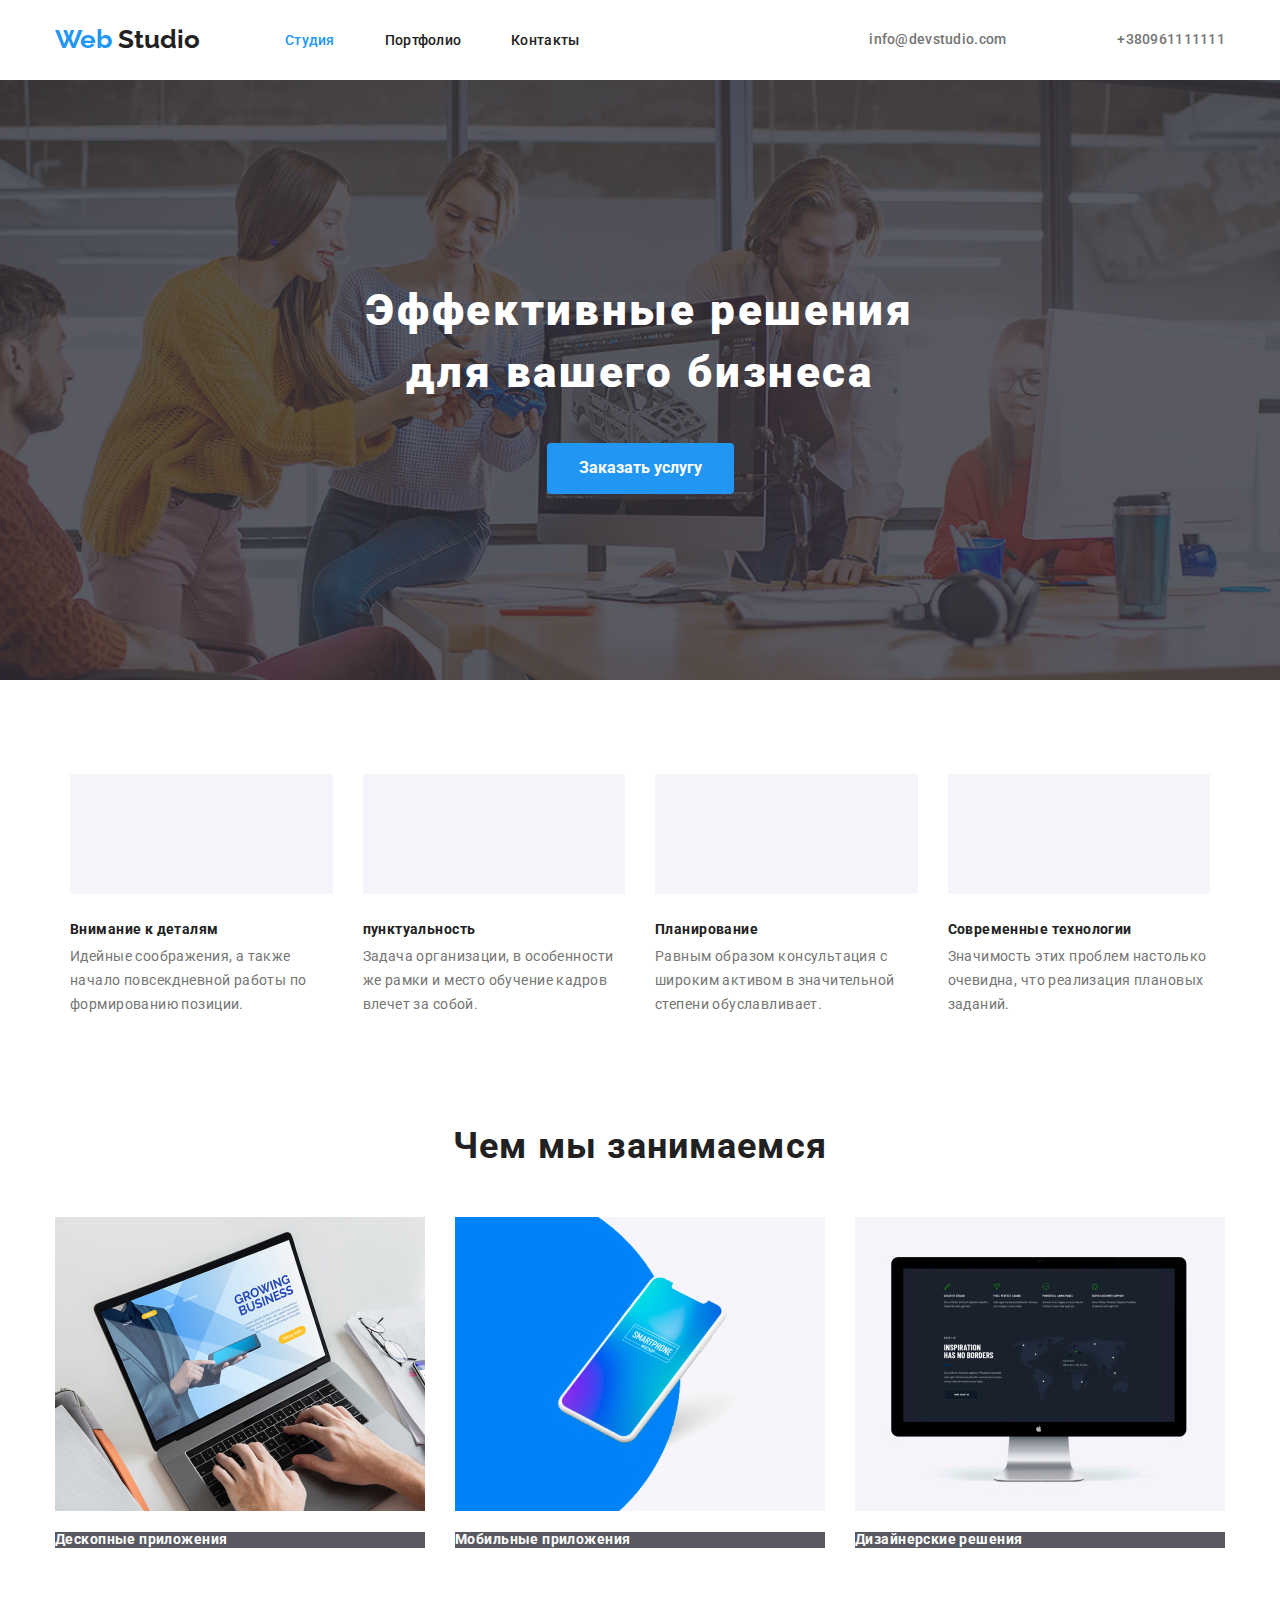
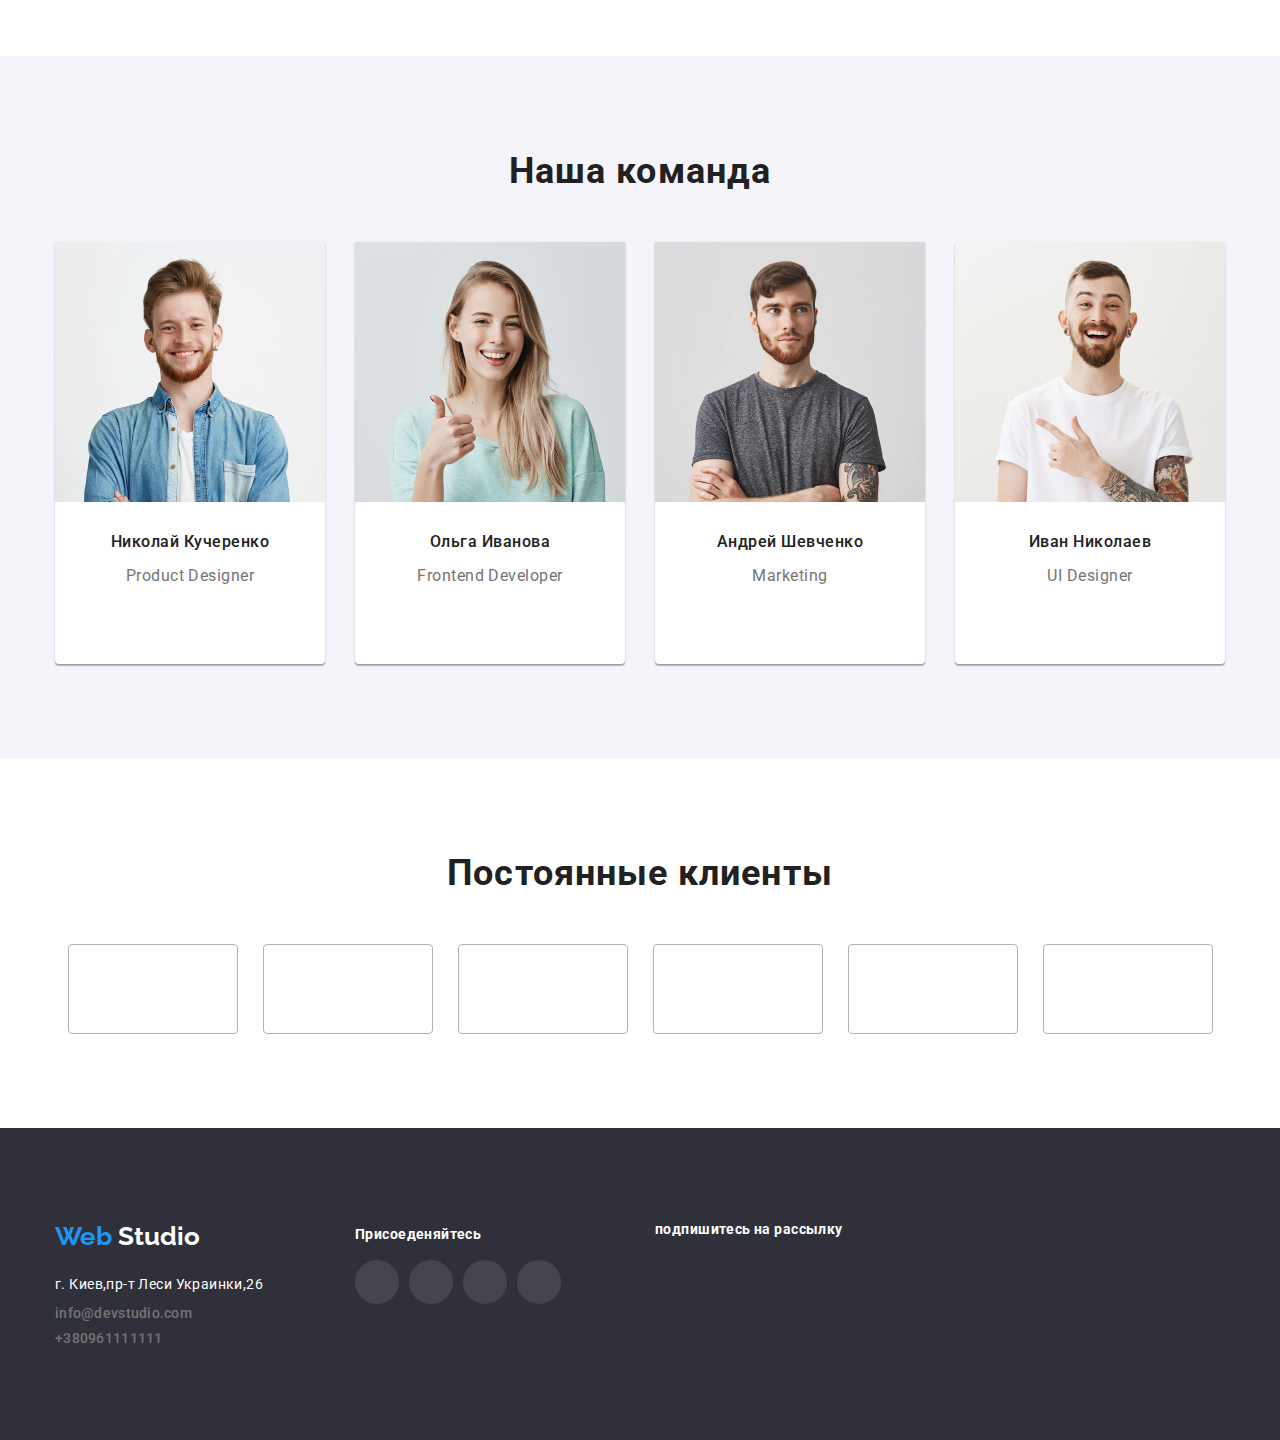
<file: index.html>
<!DOCTYPE html>
<html lang="ru">
  <head>
    <meta charset="UTF-8" />
    <meta name="viewport" content="width=device-width, initial-scale=1.0" />
    <link
      rel="stylesheet"
      href="https://cdnjs.cloudflare.com/ajax/libs/modern-normalize/0.7.0/modern-normalize.min.css"
    />
    <link rel="stylesheet" href="css/styles.css" />
    <title>Document</title>
    <link
      href="https://fonts.googleapis.com/css2?family=Raleway:wght@700&family=Roboto:wght@400;500;700;900&display=swap"
      rel="stylesheet"
    />
  </head>

  <body>
    <!--Шапка сайта-->
    <header >
      <div class="conteiner-center header web-container">
        
          <div>
            <nav class="header-nav">
              <a class="web-tittle" href="./index.html">
                <span class="web">Web</span> Studio</a
              >
              <ul class="nav-container list">
                <li class="nav-element">
                  <a href="./index.html" class="current link">Студия</a>
                </li>
                <li class="nav-element">
                  <a href="./portfolio.html" class="link">Портфолио</a>
                </li>
                <li class="nav-element">
                  <a href="" class="link">Контакты</a>
                </li>
              </ul>
            </nav>
          </div>
          <ul class="contacts-conteiner">
            <li class="mail-container">
              <a  href="mailto:info@devstudio.com" class="contact ">
                <svg class="e-mail" >
                  <use href="./img/sprite.svg#icon-e-mail"></use>
                </svg>
              info@devstudio.com</a
              >
            </li>
            <li>
              <a href="tel:+380961111111" class="contact nav-element" >
              <svg class="e-mail">
                <use href="./img/sprite.svg#icon-kontakt"></use>
              </svg>
                +380961111111</a
              >
            </li>
          </ul>
        
      </div>
    </header>
    <main>
      <!--эфективные решения-->
      <section class=" background-hero">
         <div class="section-efect conteiner-center">
            <h1 class="hero-titlle">
            Эффективные решения <br />
            для вашего бизнеса
          </h1>
          <div class="caption">
            <a class="hero-button" href="">Заказать услугу</a>
          </div>
        </div>
      </section>
      <!--причины-->
      <section class="conteiner-center">
        <h2 class="invisibility">причины</h2>
        
          <ul class="reasons-iteam">
            <li class="reasons-element">
              <div class="reasons-background">
                <div class="reasons-svg">
                  <svg class="sputnik" width="65" height="70">
                    <use href="./img/sprite.svg#icon-antenna"></use>
                  </svg>
                </div>
              </div>
              <h3 class="element">Внимание к деталям</h3>
              <p class="text">
                Идейные соображения, а также начало повсекдневной работы по
                формированию позиции.
              </p>
            </li>
            <li class="reasons-element">
              <div class="reasons-background">
                <div class="reasons-svg">
                  <svg class="clock" width="67" height="70">
                    <use href="./img/sprite.svg#icon-clock"></use>
                  </svg>
                </div>
              </div>
              <h3 class="element">пунктуальность</h3>
              <p class="text">
                Задача организации, в особенности же рамки и место обучение
                кадров влечет за собой.
              </p>
            </li>
            <li class="reasons-element">
              <div class="reasons-background">
                <div class="reasons-svg">
                  <svg class="diagram" width="70" height="54">
                    <use href="./img/sprite.svg#icon-diagram"></use>
                  </svg>
                </div>
              </div>
              <h3 class="element">Планирование</h3>
              <p class="text">
                Равным образом консультация с широким активом в значительной
                степени обуславливает.
              </p>
            </li>
            <li class="reasons-element">
              <div class="reasons-background">
                <div class="reasons-svg">
                  <svg class="astronaut" width="55" height="60">
                    <use href="./img/sprite.svg#icon-astronaut"></use>
                  </svg>
                </div>
              </div>
              <h3 class="element">Современные технологии</h3>
              <p class="text">
                Значимость этих проблем настолько очевидна, что реализация
                плановых заданий.
              </p>
            </li>
          </ul>
        
      </section>
      <!--чем мы занимаемся-->
      <section class="section conteiner-center">
        
        <h2 class="section-titlle">Чем мы занимаемся</h2>
        <div >
          <ul class="employtment">
            
            <div class="employtment-conteiner"><li>
              <img
                class="pictures-svg"
                src="./img/comp-one.jpg"
                alt="дескопные приложения"
                width="370"
              />
              <p class="title">Дескопные приложения</p>
            </li>
            </div>
            <div class="employtment-conteiner">
            <li>
              <img
                class="pictures-svg"
                src="./img/tel.jpg"
                alt="мобильные приложения"
                width="370"
              />
              <p class="title">Мобильные приложения</p>
            </li>
            </div>
           <div class="employtment-conteiner">
            <li>
              <img
                class="pictures-svg"
                src="./img/comp-two.jpg"
                alt="дизайнерские решения"
                width="370"
              />
              <p class="title">Дизайнерские решения</p>
            </li>
           </div>
       </div>
      </ul>
      </section>
      <!--наща команда-->
      <section class="background">
        <div class="section conteiner-center">
          
        <h2 class="section-titlle">Наша команда</h2>
        <div class="our-team ">
        <ul class="our-container">
          
          <li class="our-content">
              <div class="our-element" >
            <img src="./img/nikolai.jpg" alt="nikolai" width="270" />
            <h3 class="contents">Николай Кучеренко</h3>
            <p class="text-contents">Product Designer</p>
             </div>
            <ul class="social">
              <li class="social-element"><a href="" class="social-links">
                  <svg class="social-icon" width="20" height="20">
                    <use href="./img/sprite.svg#icon-instagram"></use>
                  </svg>
                </a></li>
              <li class="social-element"><a href="" class="social-links">
                  <svg class="social-icon" width="20" height="20">
                    <use href="./img/sprite.svg#icon-facebook"></use>
                  </svg>
                </a></li>
              <li class="social-element"><a href="" class="social-links">
                  <svg class="social-icon" width="20" height="20">
                    <use href="./img/sprite.svg#icon-twitter"></use>
                  </svg>
                </a></li>
              <li class="social-element"><a href="" class="social-links">
                  <svg class="social-icon" width="20" height="20">
                    <use href="./img/sprite.svg#icon-linkedin"></use>
                  </svg>
                </a></li>
            </ul>
          </li>     
          <li class="our-content">
            <div class="our-element">
            <img src="./img/olga.jpg" alt="olga" width="270" />
            <h3 class="contents">Ольга Иванова</h3>
            <p class="text-contents">Frontend Developer</p>
            </div>
            <ul class="social">
              <li class="social-element"><a href="" class="social-links">
                  <svg class="social-icon" width="20" height="20">
                    <use href="./img/sprite.svg#icon-instagram"></use>
                  </svg>
                </a></li>
              <li class="social-element"><a href="" class="social-links">
                  <svg class="social-icon" width="20" height="20">
                    <use href="./img/sprite.svg#icon-facebook"></use>
                  </svg>
                </a></li>
              <li class="social-element"><a href="" class="social-links">
                  <svg class="social-icon" width="20" height="20">
                    <use href="./img/sprite.svg#icon-twitter"></use>
                  </svg>
                </a></li>
              <li class="social-element"><a href="" class="social-links">
                  <svg class="social-icon" width="20" height="20">
                    <use href="./img/sprite.svg#icon-linkedin"></use>
                  </svg>
                </a></li>
            </ul>
          </li>
          <li class="our-content">
            <div class="our-element">
            <img src="./img/andrei.jpg" alt="andrei" width="270" />
            <h3 class="contents">Андрей Шевченко</h3>
            <p class="text-contents">Marketing</p>
            </div>
            <ul class="social">
              <li class="social-element"><a href="" class="social-links">
                  <svg class="social-icon" width="20" height="20">
                    <use href="./img/sprite.svg#icon-instagram"></use>
                  </svg>
                </a></li>
              <li class="social-element"><a href="" class="social-links">
                  <svg class="social-icon" width="20" height="20">
                    <use href="./img/sprite.svg#icon-facebook"></use>
                  </svg>
                </a></li>
              <li class="social-element"><a href="" class="social-links">
                  <svg class="social-icon" width="20" height="20">
                    <use href="./img/sprite.svg#icon-twitter"></use>
                  </svg>
                </a></li>
              <li class="social-element"><a href="" class="social-links">
                  <svg class="social-icon" width="20" height="20">
                    <use href="./img/sprite.svg#icon-linkedin"></use>
                  </svg>
                </a></li>
            </ul>
          </li>
          <li class="our-content">
            <div class="our-element">
            <img src="./img/ivan.jpg" alt="ivan" width="270" />
            <h3 class="contents">Иван Николаев</h3>
            <p class="text-contents">UI Designer</p>
            </div>
            <ul class="social">
              <li class="social-element"><a href="" class="social-links">
                  <svg class="social-icon" width="20" height="20">
                    <use href="./img/sprite.svg#icon-instagram"></use>
                  </svg>
              </a></li>
              <li class="social-element"><a href="" class="social-links">
                  <svg class="social-icon" width="20" height="20">
                    <use href="./img/sprite.svg#icon-facebook"></use>
                  </svg>
              </a></li>
              <li class="social-element"><a href="" class="social-links">
                  <svg class="social-icon" width="20" height="20">
                    <use href="./img/sprite.svg#icon-twitter"></use>
                  </svg>
              </a></li>
              <li class="social-element"><a href="" class="social-links" >
                  <svg class="social-icon" width="20" height="20">
                    <use href="./img/sprite.svg#icon-linkedin"></use>
                  </svg>
              </a></li>
            </ul>
          </li>
        </ul>
        </div>
        </div>
      </section>
      <!--постоянные клиенты-->
      <section class="">
        <div class="conteiner-center section">
        <h2 class="section-titlle">Постоянные клиенты</h2>
       <div>
        <ul class="client-container">
          <li class="client-box">
            <a href="" class="client-card">
             <svg class="client" width="44" height="49">
              <use href="./img/sprite.svg#icon-logo-1"></use>
             </svg>
            </a>
          </li>
          <li class="client-box">
            <a href="" class="client-card">
            <svg class="client" width="40" height="52">
              <use href="./img/sprite.svg#icon-logo-2"></use>
            </svg>
            </a>
          </li>
          <li class="client-box">
            <a href="" class="client-card">
            <svg class="client" width="41" height="42">
              <use href="./img/sprite.svg#icon-logo-3"></use>
            </svg>
            </a>
          </li>
          <li class="client-box">
            <a href="" class="client-card">
            <svg class="client" width="79" height="42">
              <use href="./img/sprite.svg#icon-logo-4"></use>
            </svg>
            </a>
          </li>
          <li class="client-box">
            <a href="" class="client-card">
            <svg class="client" width="59" height="47">
              <use href="./img/sprite.svg#icon-logo-5"></use>
            </svg>
            </a>
          </li>
          <li class="client-box">
            <a href="" class="client-card">
            <svg class="client" width="88" height="45">
              <use href="./img/sprite.svg#icon-logo-6"></use>
            </svg>
            </a>
          </li>
        </ul>
        </div>
        </div>
      </section>
    </main>
    <!--подвал страницы-->
    <footer class="footer">
      <div class="conteiner-center footer-container">
      <div class="footer-content">
        <a class="web-tittle" href="./index.html">
        <span class="web">Web</span>
        <span class="web-studio">Studio</span></a>
       <div class="footer-adress"><address> 
         <span class="adress">
        г. Киев,пр-т Леси Украинки,26
         </span>
      </address>
      </div>
      <ul class="footer-contacts">
        <li class="footer-element">
          <a href="mailto:info@devstudio.com" class="mail-footer">info@devstudio.com</a>
        </li>
        <li class="footer-element">
          <a href="tel:+380961111111" class="contact-footer">+380961111111</a>
      </ul>
      </div>
      <div class="footer-join">
      <b class="join">Присоеденяйтесь</p>
      <ul class="social-footer">
        <li class="join-element"><a href="">
            <svg class="footer-icon" width="20" height="20">
              <use href="./img/sprite.svg#icon-instagram"></use>
            </svg>
          </a></li>
        <li class="join-element"><a href="">
            <svg class="footer-icon" width="20" height="20">
              <use href="./img/sprite.svg#icon-twitter"></use>
            </svg>
          </a></li>
        <li class="join-element"><a href="">
            <svg class="footer-icon" width="20" height="20">
              <use  href="./img/sprite.svg#icon-facebook"></use>
            </svg>
          </a></li>
        <li class="join-element"><a href="">
            <svg class="footer-icon" width="20" height="20">
              <use href="./img/sprite.svg#icon-linkedin"></use>
            </svg>
          </a></li>
      </ul>
      </div>
      <div class="footer-sign">
        <span> подпишитесь на рассылку</span>
      </div>
      </div>
    </footer>
  </body>
</html>
</file>
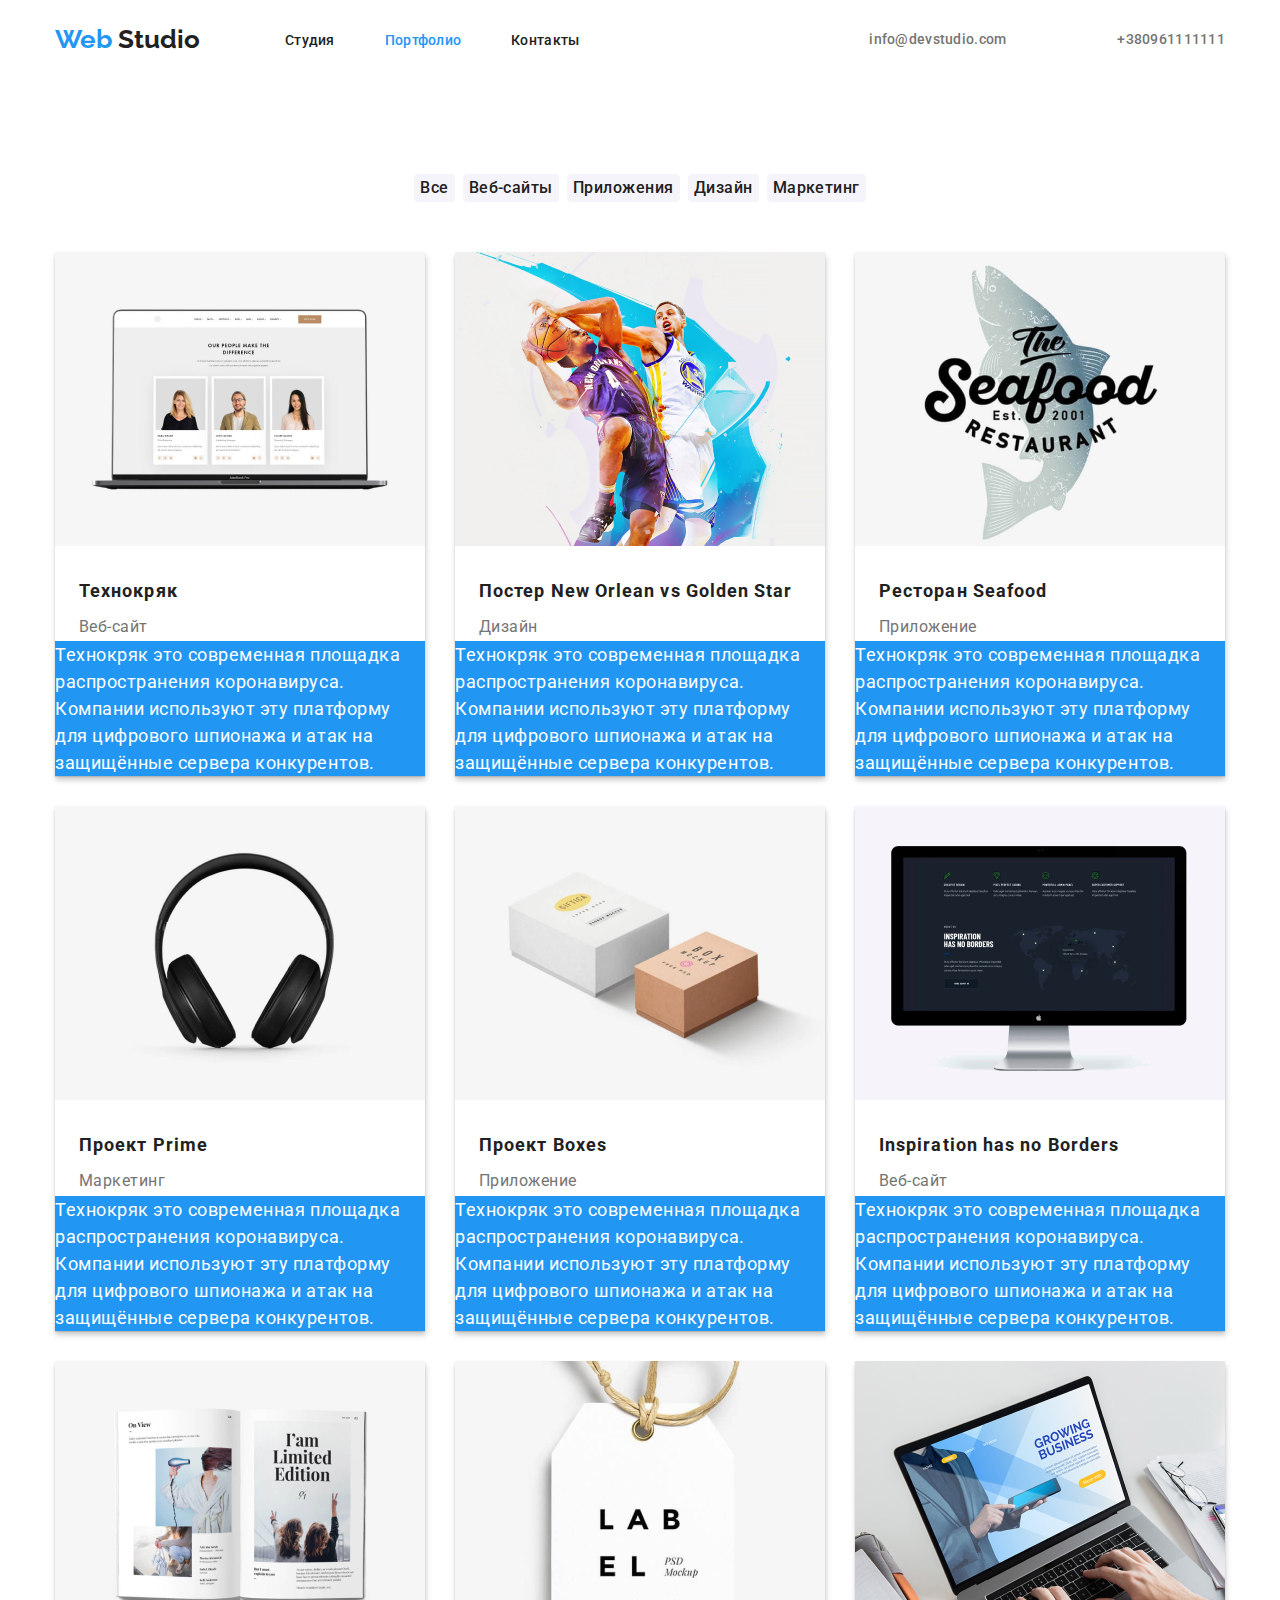
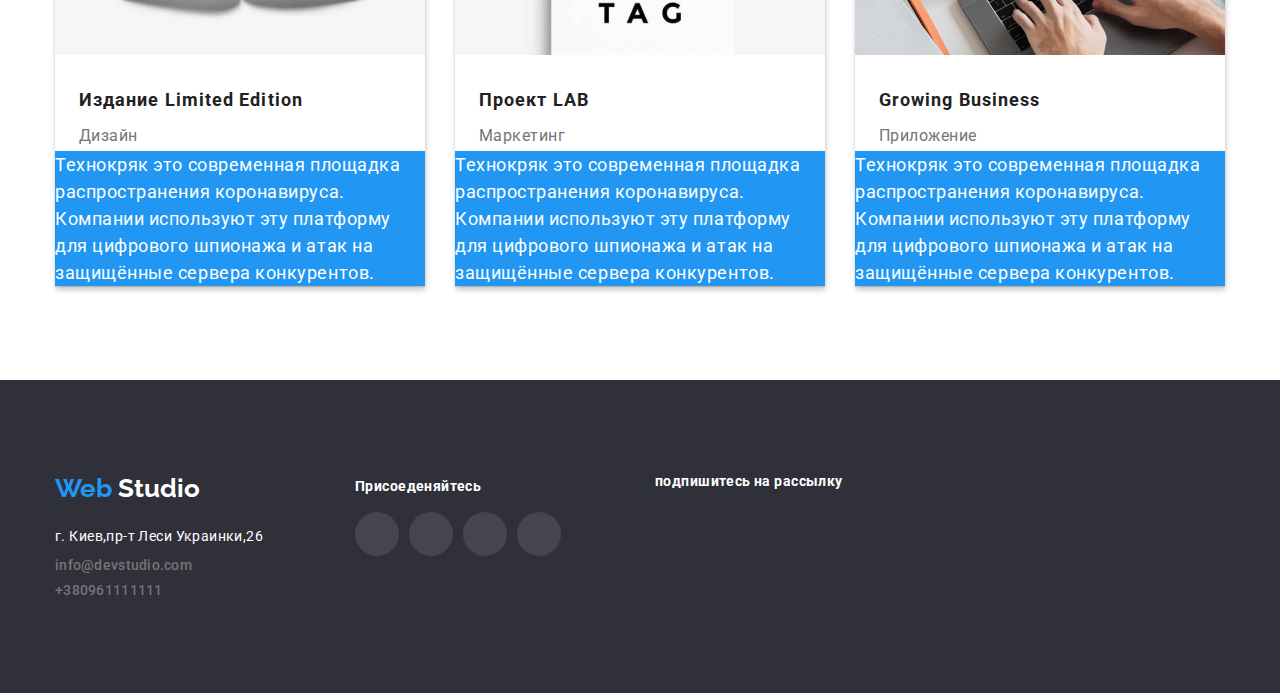
<file: portfolio.html>
<!DOCTYPE html>
<html lang="ru">
  <head>
    <meta charset="UTF-8" />
    <meta name="viewport" content="width=device-width, initial-scale=1.0" />
    <link
      rel="stylesheet"
      href="https://cdnjs.cloudflare.com/ajax/libs/modern-normalize/0.7.0/modern-normalize.min.css"
    />
    <link rel="stylesheet" href="css/styles.css" />
    <title>Document</title>
    <link
      href="https://fonts.googleapis.com/css2?family=Raleway:wght@700&family=Roboto:wght@400;500;700;900&display=swap"
      rel="stylesheet"
    />
  </head>
  <body>
    <!--Шапка сайта-->
    <header>
    <div class="conteiner-center header web-container">
    
      <div>
        <nav class="header-nav">
          <a class="web-tittle" href="./index.html">
            <span class="web">Web</span> Studio</a>
          <ul class="nav-container list">
            <li class="nav-element">
              <a href="./index.html" class="link ">Студия</a>
            </li>
            <li class="nav-element">
              <a href="./portfolio.html" class="link current">Портфолио</a>
            </li>
            <li class="nav-element">
              <a href="" class="link">Контакты</a>
            </li>
          </ul>
        </nav>
      </div>
      <ul class="contacts-conteiner">
        <li class="mail-container">
          <a href="mailto:info@devstudio.com" class="contact ">
            <svg class="e-mail">
              <use href="./img/sprite.svg#icon-e-mail"></use>
            </svg>
            info@devstudio.com</a>
        </li>
        <li>
          <a href="tel:+380961111111" class="contact nav-element">
            <svg class="e-mail">
              <use href="./img/sprite.svg#icon-kontakt"></use>
            </svg>
            +380961111111</a>
        </li>
      </ul>
    
    </div>
    </header>
    <main>
      <!--портфолио-->
      <section class="">
        <div class="button-container conteiner-center">
          <h1 class="invisibility">портфолио</h1>
          <ul class="button-team">
            <li class="button">
              <button type="button" class="background-button">Все</button>
            </li>
            <li class="button">
              <button type="button" class="background-button">Веб-сайты</button>
            </li>
            <li class="button">
              <button type="button" class="background-button">
                Приложения
              </button>
            </li>
            <li class="button">
              <button type="button" class="background-button">Дизайн</button>
            </li>
            <li class="button">
              <button class="background-button" type="button">Маркетинг</button>
            </li>
          </ul>
        </div>
        <div class="conteiner-center portfolio-box">
          <ul class="portfolio-content">
            <li class="portfolio-card">
              <a class="portfolio-conteiner" href=""></a>
                <img src="./img/portfolio/one.jpg" alt="" width="370" height="294" />
                <h2 class="portfolio-tittle">Технокряк</h2>
                <p class="portfolio-element">Веб-сайт</p>
                <p class="portfolio-text">
                  Технокряк это современная площадка распространения
                  коронавируса. Компании используют эту платформу для цифрового
                  шпионажа и атак на защищённые сервера конкурентов.
                </p>
              </a>
            </li>
            <li class="portfolio-card">
              <a class="portfolio-conteiner" href=""
                ><img src="./img/portfolio/two.jpg" alt="" />
                <h2 class="portfolio-tittle">
                  Постер New Orlean vs Golden Star
                </h2>
                <p class="portfolio-element">Дизайн</p>
                <p class="portfolio-text">
                  Технокряк это современная площадка распространения
                  коронавируса. Компании используют эту платформу для цифрового
                  шпионажа и атак на защищённые сервера конкурентов.
                </p>
              </a>
            </li>
            <li class="portfolio-card">
              <a class="portfolio-conteiner" href=""
                ><img src="./img/portfolio/three.jpg" alt="" />
                <h2 class="portfolio-tittle">Ресторан Seafood</h2>
                <p class="portfolio-element">Приложение</p>
                <p class="portfolio-text">
                  Технокряк это современная площадка распространения
                  коронавируса. Компании используют эту платформу для цифрового
                  шпионажа и атак на защищённые сервера конкурентов.
                </p>
              </a>
            </li>
            <li class="portfolio-card">
              <a class="portfolio-conteiner" href=""
                ><img src="./img/portfolio/four.jpg" alt="" />
                <h2 class="portfolio-tittle">Проект Prime</h2>
                <p class="portfolio-element">Маркетинг</p>
                <p class="portfolio-text">
                  Технокряк это современная площадка распространения
                  коронавируса. Компании используют эту платформу для цифрового
                  шпионажа и атак на защищённые сервера конкурентов.
                </p>
              </a>
            </li>
            <li class="portfolio-card">
              <a class="portfolio-conteiner" href=""
                ><img src="./img/portfolio/five.jpg" alt="" />
                <h2 class="portfolio-tittle">Проект Boxes</h2>
                <p class="portfolio-element">Приложение</p>
                <p class="portfolio-text">
                  Технокряк это современная площадка распространения
                  коронавируса. Компании используют эту платформу для цифрового
                  шпионажа и атак на защищённые сервера конкурентов.
                </p>
              </a>
            </li>
            <li class="portfolio-card">
              <a class="portfolio-conteiner" href=""
                ><img src="./img/portfolio/six.jpg" alt="" />
                <h2 class="portfolio-tittle">Inspiration has no Borders</h2>
                <p class="portfolio-element">Веб-сайт</p>
                <p class="portfolio-text">
                  Технокряк это современная площадка распространения
                  коронавируса. Компании используют эту платформу для цифрового
                  шпионажа и атак на защищённые сервера конкурентов.
                </p>
              </a>
            </li>
            <li class="portfolio-card">
              <a class="portfolio-conteiner" href=""
                ><img src="./img/portfolio/seven.jpg" alt="" />
                <h2 class="portfolio-tittle">Издание Limited Edition</h2>
                <p class="portfolio-element">Дизайн</p>
                <p class="portfolio-text">
                  Технокряк это современная площадка распространения
                  коронавируса. Компании используют эту платформу для цифрового
                  шпионажа и атак на защищённые сервера конкурентов.
                </p>
              </a>
            </li>
            <li class="portfolio-card">
              <a class="portfolio-conteiner" href=""
                ><img src="./img/portfolio/eight.jpg" alt="" />
                <h2 class="portfolio-tittle">Проект LAB</h2>
                <p class="portfolio-element">Маркетинг</p>
                <p class="portfolio-text">
                  Технокряк это современная площадка распространения
                  коронавируса. Компании используют эту платформу для цифрового
                  шпионажа и атак на защищённые сервера конкурентов.
                </p>
              </a>
            </li>
            <li class="portfolio-card">
              <a class="portfolio-conteiner" href=""
                ><img src="./img/portfolio/nine.jpg" alt="" />
                <h2 class="portfolio-tittle">Growing Business</h2>
                <p class="portfolio-element">Приложение</p>
                <p class="portfolio-text">
                  Технокряк это современная площадка распространения
                  коронавируса. Компании используют эту платформу для цифрового
                  шпионажа и атак на защищённые сервера конкурентов.
                </p>
              </a>
            </li>
          </ul>
        </div>
      </section>
    </main>
    <!--подвал страницы-->
    <footer class="footer">
      <div class="conteiner-center footer-container">
        <div class="footer-content">
          <a class="web-tittle" href="./index.html">
            <span class="web">Web</span>
            <span class="web-studio">Studio</span></a>
          <div class="footer-adress">
            <address>
              <span class="adress">
                г. Киев,пр-т Леси Украинки,26
              </span>
            </address>
          </div>
          <ul class="footer-contacts">
            <li class="footer-element">
              <a href="mailto:info@devstudio.com" class="mail-footer">info@devstudio.com</a>
            </li>
            <li class="footer-element">
              <a href="tel:+380961111111" class="contact-footer">+380961111111</a>
          </ul>
        </div>
        <div class="footer-join">
          <b class="join">Присоеденяйтесь</p>
            <ul class="social-footer">
              <li class="join-element"><a href="">
                  <svg class="footer-icon" width="20" height="20">
                    <use href="./img/sprite.svg#icon-instagram"></use>
                  </svg>
                </a></li>
              <li class="join-element"><a href="">
                  <svg class="footer-icon" width="20" height="20">
                    <use href="./img/sprite.svg#icon-twitter"></use>
                  </svg>
                </a></li>
              <li class="join-element"><a href="">
                  <svg class="footer-icon" width="20" height="20">
                    <use href="./img/sprite.svg#icon-facebook"></use>
                  </svg>
                </a></li>
              <li class="join-element"><a href="">
                  <svg class="footer-icon" width="20" height="20">
                    <use href="./img/sprite.svg#icon-linkedin"></use>
                  </svg>
                </a></li>
            </ul>
        </div>
        <div class="footer-sign">
          <span> подпишитесь на рассылку</span>
        </div>
      </div>
    </footer>
  </body>
</html>
</file>
<file: css/styles.css>
/* цвет фона #FFFFFF; */
/* основной цвет текста #757575;*/
/* цвет заголовков #212121; */
/* цвет при наведении #2196F3; */
/* цвет текста на банере #FFFFFF; */
/* цвет иконок #AFB1B8; */
/* цвет кнопок в портфолио #F5F4FA;*/
:root {
  --primary-text-color: #757575;
  --title-color: #212121;
  --hover-color: #2196f3;
  --background-button: #f5f4fa;
  --background-color: #ffffff;
  --background-hero: rgba(47, 48, 58, 0.8);
  --icon: #afb1b8;
}

html {
  box-sizing: border-box;
}

*,
*::before,
*::after {
  box-sizing: inherit;
}

body {
  background-color: var(--background-color);
  color: var(--primary-text-color);
  font-family: Roboto;
  font-size: 14px;
  line-height: 24px;
}

ul {
  list-style: none;
  margin-top: 0;
  margin-bottom: 0;
}
/* шапка сайта */
.background {
  background-color: var(--background-button);
}
.conteiner-center {
  width: 1200px;
  padding-left: 15px;
  padding-right: 15px;
  margin-right: auto;
  margin-left: auto;
  margin-top: 0;
  margin-bottom: 0;
}

.web-container {
  display: flex;
  height: 80px;
  align-items: center;
  justify-content: space-between;
  list-style: none;
}

.header-nav {
  display: flex;
  width: 570px;
}
.nav-container {
  display: flex;
  padding-left: 0;
  align-items: center;
}
.contacts-conteiner {
  display: flex;
  width: 370px;
  align-items: center;
  justify-content: flex-end;
  padding-left: 0;
}
.mail-container {
  display: flex;
}

.nav-element {
  margin-left: 50px;
}
.nav-element:first-child {
  margin-left: 85px;
}
.caption {
  text-align: center;
}

.web-tittle {
  color: var(--title-color);
  text-decoration: none;
  font-family: Raleway;
  font-style: 400;
  font-weight: 700;
  font-size: 26px;
  line-height: 1.15;
}

.web {
  color: var(--hover-color);
}
.e-mail {
  width: 16px;
  height: 17.2px;
  margin-right: 10px;
}

.button {
  font-family: inherit;
}

.link:focus,
.link:hover {
  color: var(--hover-color);
}
.link {
  color: var(--title-color);
  text-decoration: none;
  font-family: Roboto;
  font-style: 400;
  font-weight: 500;
  font-size: 14px;
  line-height: 1.14;
  letter-spacing: 0.02em;
}
.current {
  color: #2196f3;
}
.contacts-conteiner .contact {
  text-decoration: none;
  color: var(--primary-text-color);
  font-family: Roboto;
  font-style: 400;
  font-weight: 500;
  font-size: 14px;
  line-height: 1.14;
  letter-spacing: 0.02em;
}

.contacts-conteiner .contact:hover,
.contacts-conteiner .contact:focus {
  color: var(--hover-color);
}
.contact {
  display: flex;
  align-items: center;
  fill: var(--primary-text-color);
}
.contact:hover,
.contact:focus {
  fill: var(--hover-color);
}
.contacts-conteiner {
  display: flex;
  width: 370px;
  margin: 0;
  padding: 0;
}
/*hero*/
.hero-titlle {
  color: var(--background-color);
  font-style: 400;
  font-weight: 900;
  font-size: 44px;
  line-height: 1.4;
  letter-spacing: 0.06em;
  text-align: center;
  margin-top: 0;
  margin-bottom: 40px;
}

.hero-button {
  display: inline-block;
  text-decoration: none;
  border-radius: 4px;
  background-color: var(--hover-color);
  color: var(--background-color);
  font-style: 400;
  font-weight: 700;
  font-size: 16px;
  line-height: 1.9;
  padding-top: 10px;
  padding-bottom: 10px;
  padding-left: 32px;
  padding-right: 32px;
}
.background-hero {
  max-width: 1600px;
  height: 600px;
  margin-left: auto;
  margin-right: auto;
  background-image: linear-gradient(
      to right,
      rgba(47, 48, 58, 0.8),
      rgba(47, 48, 58, 0.8)
    ),
    url(../img/hero.jpg);
  background-repeat: no-repeat;
  background-size: cover;
  background-position: center;
}
.section-efect {
  padding-top: 200px;
  padding-bottom: 200px;
  padding-left: 15px;
  padding-right: 15px;
}

/* секции */
.section {
  padding-top: 94px;
  padding-bottom: 94px;
}
.invisibility {
  display: none;
  margin-top: 0;
  margin-bottom: 0;
}
.reasons-iteam {
  display: flex;
  padding-top: 94px;
  padding-left: 15px;
  padding-right: 15px;
}
.reasons-element {
  width: 270px;
  margin-right: 30px;
}
.reasons-element:last-child {
  margin-right: 0;
}
.reasons-background {
  display: flex;
  background-color: #f5f4fa;
  height: 120px;
  margin-bottom: 30px;
  justify-content: center;
  align-items: center;
}
.reasons-svg {
  width: 70px;
  height: 70px;
}

.section-titlle {
  color: var(--title-color);
  font-style: 400;
  font-weight: 700;
  font-size: 36px;
  line-height: 1.17;
  letter-spacing: 0.03em;
  text-align: center;

  margin-top: 0;
  margin-bottom: 50px;
}

.title {
  color: var(--background-color);
  background: rgba(47, 48, 58, 0.8);
  font-style: 400;
  font-weight: 700;
  font-size: 14px;
  line-height: 1.14;
  letter-spacing: 0.03em;
}

.employtment {
  display: flex;
  width: 1170px;
  justify-content: space-between;
  padding-left: 0px;
}
.employtment-conteiner {
  width: 370px;
}
.text {
  font-style: 400;
  font-weight: 400;
  font-size: 14px;
  line-height: 1.7;
  letter-spacing: 0.03em;

  margin-top: 0;
}
.our-container {
  display: flex;
  padding-left: 0;
}
.our-content {
  width: 270px;
  height: 422px;
  margin-right: 30px;
  background-color: var(--background-color);
  box-shadow: 0px 1px 3px rgba(0, 0, 0, 0.12), 0px 1px 1px rgba(0, 0, 0, 0.14),
    0px 2px 1px rgba(0, 0, 0, 0.2);
  border-radius: 0px 0px 4px 4px;
}
.our-content:last-child {
  margin-right: 0;
}
.our-element {
  display: flex;
  flex-direction: column;
  align-items: center;
}
.social {
  display: flex;
  padding-left: 0;
  margin-top: 16px;
  justify-content: space-around;
  margin-left: 32px;
  margin-right: 24px;
}
.social-element {
  display: flex;
  justify-content: center;
  align-items: center;
  width: 44px;
  height: 44px;
  margin-left: 10px;
}
.social-element:first-child {
  margin-left: 0;
}

.social-links {
  display: flex;
  width: 44px;
  height: 44px;
  align-items: center;
  justify-content: center;
  fill: #afb1b8;
}

.social-links:hover {
  border-radius: 50%;
  background-color: #2196f3;
  fill: #ffffff;
}

.contents {
  color: var(--title-color);
  font-style: 400;
  font-weight: 500;
  font-size: 16px;
  line-height: 1.19;
  letter-spacing: 0.03em;
  margin-top: 30px;
  margin-bottom: 0;
}
.text-contents {
  font-style: 400;
  font-weight: 400;
  font-size: 16px;
  line-height: 1.9;
  letter-spacing: 0.03em;
  margin-bottom: 0;
  margin-top: 10px;
}

.element {
  color: var(--title-color);
  font-style: 400;
  font-weight: 700;
  font-size: 14px;
  line-height: 0.8;
  letter-spacing: 0.03em;

  margin-top: 0;
  margin-bottom: 10px;
}
.client-container {
  display: flex;
  justify-content: space-around;
  padding-left: 0;
  padding-right: 0;
}
/*
.client-box {
  display: flex;
  justify-content: center;
  align-items: center;

  width: 170px;
  height: 90px;
  border: 1px solid #afb1b8;
  box-sizing: border-box;
  border-radius: 4px;
}
*/
.client-card:hover {
  fill: var(--hover-color);
  border: 1px solid var(--hover-color);
}

.client-card {
  display: flex;
  justify-content: center;
  align-items: center;
  width: 170px;
  height: 90px;
  border: 1px solid var(--icon);
  box-sizing: border-box;
  border-radius: 4px;
  fill: var(--icon);
}

/*footer*/
.footer {
  background-color: #2f303a;
}
.footer-container {
  display: flex;
  padding-top: 94px;
  padding-bottom: 94px;
}
.footer-content {
  display: flex;
  width: 270px;
  flex-direction: column;
  align-items: start;
}
.footer-contacts {
  text-decoration: none;
  color: var(--primary-text-color);
  font-family: Roboto;
  font-style: 400;
  font-weight: 500;
  font-size: 14px;
  line-height: 1.14;
  letter-spacing: 0.02em;
}
.mail-footer,
.contact-footer {
  text-decoration: none;
  color: var(--primary-text-color);
  font-family: Roboto;
  font-style: 400;
  font-weight: 500;
  font-size: 14px;
  line-height: 1.14;
  letter-spacing: 0.02em;
  margin-top: 0;
  margin-bottom: 0;
}

.footer-contacts {
  margin-top: 0;
  margin-bottom: 0;
  padding-left: 0;
}
.social-footer {
  display: flex;
  padding-left: 0;
}
.footer-join {
  width: 270px;
  margin-left: 30px;
}
.join {
  font-style: 400;
  font-weight: 700;
  font-size: 14px;
  line-height: 1.14;
  letter-spacing: 0.03em;
  color: var(--background-color);
  margin-left: 0;
}
.footer-tittle {
  font-style: 400;
  font-weight: 700;
  font-size: 14px;
  line-height: 1.14;
  letter-spacing: 0.03em;
  color: var(--background-color);
}
.adress {
  color: var(--background-color);
  font-family: Roboto;
  font-style: normal;
  font-weight: 400;
  font-size: 14px;
  line-height: 1.7;
  letter-spacing: 0.03em;
}
.footer-adress {
  margin-top: 20px;
}
.footer-sign {
  width: 570px;
  margin-left: 30px;
}
.footer-element {
  margin-top: 9px;
}
.join-element {
  display: flex;
  justify-content: center;
  align-items: center;
  background: rgba(255, 255, 255, 0.1);
  border-radius: 50px;
  margin-left: 10px;
  width: 44px;
  height: 44px;
}
.join-element:first-child {
  margin-left: 0;
}
.join-element:hover,
.join-element:focus {
  background-color: var(--hover-color);
}
.footer-icon {
  fill: var(--background-color);
}

.web-studio {
  color: var(--background-color);
}
/*портфолио*/
.background-button {
  background-color: var(--background-button);
  color: var(--title-color);
  font-style: 400;
  font-weight: 500;
  font-size: 16px;
  line-height: 1.6;
  letter-spacing: 0.03em;
  border-radius: 4px;
  border: inherit;
}

.background-button:hover,
.background-button:focus {
  background-color: var(--hover-color);
  color: var(--background-color);
}
.button-container {
  display: flex;
  padding-top: 94px;
  justify-content: center;
}
.button-team {
  display: flex;
  padding-left: 0;
}
.button {
  margin-left: 8px;
}
.button:first-child {
  margin-left: 0;
}
.portfolio-box {
  padding-bottom: 94px;
  padding-left: 15;
}
.portfolio-content {
  display: flex;
  flex-wrap: wrap;
  padding-left: 0;
}
.portfolio-card {
  width: 370px;
  margin-right: 30px;
  margin-bottom: 30px;

  box-shadow: 0px 1px 1px rgba(0, 0, 0, 0.12), 0px 4px 4px rgba(0, 0, 0, 0.06),
    1px 4px 6px rgba(0, 0, 0, 0.16);
}
.portfolio-card:nth-child(-n + 3) {
  margin-top: 50px;
}
.portfolio-card:nth-last-child(-n + 3) {
  margin-bottom: 0;
}
.portfolio-card:nth-child(3n + 3) {
  margin-right: 0;
}
.portfolio-tittle {
  color: var(--title-color);
  font-style: 400;
  font-weight: 700;
  font-size: 18px;
  line-height: 2;
  letter-spacing: 0.06em;
  margin-top: 20px;
  margin-bottom: 0;
  margin-left: 24px;
}
.portfolio-conteiner {
  text-decoration: none;
}
.portfolio-element {
  font-style: 400;
  font-weight: 400;
  font-size: 16px;
  line-height: 1.8;
  letter-spacing: 0.03em;
  color: var(--primary-text-color);
  margin-top: 4px;
  margin-bottom: 0;
  margin-left: 24px;
}
.portfolio-text {
  font-style: 400;
  font-weight: 400;
  font-size: 18px;
  line-height: 1.5;
  letter-spacing: 0.03em;
  color: var(--background-color);
  background-color: var(--hover-color);
  margin-top: 0;
  margin-bottom: 0;
}
</file>
